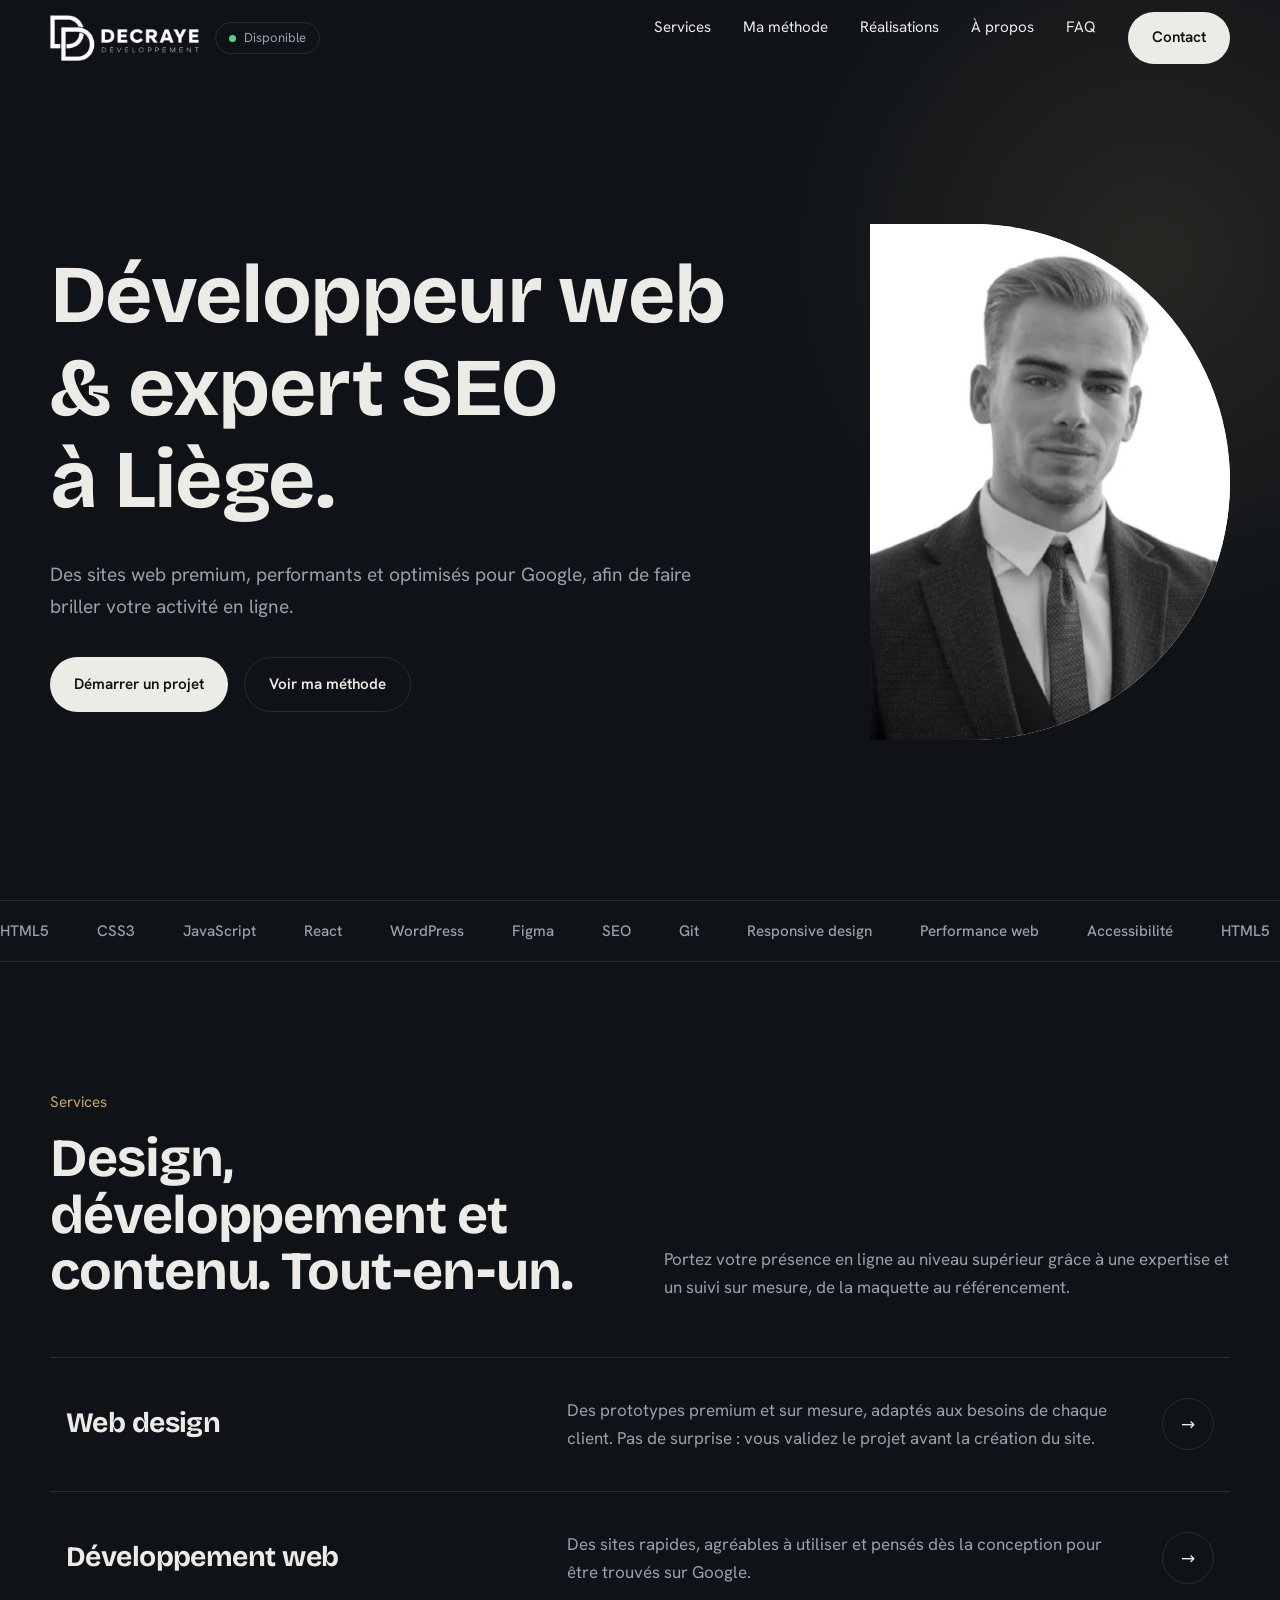
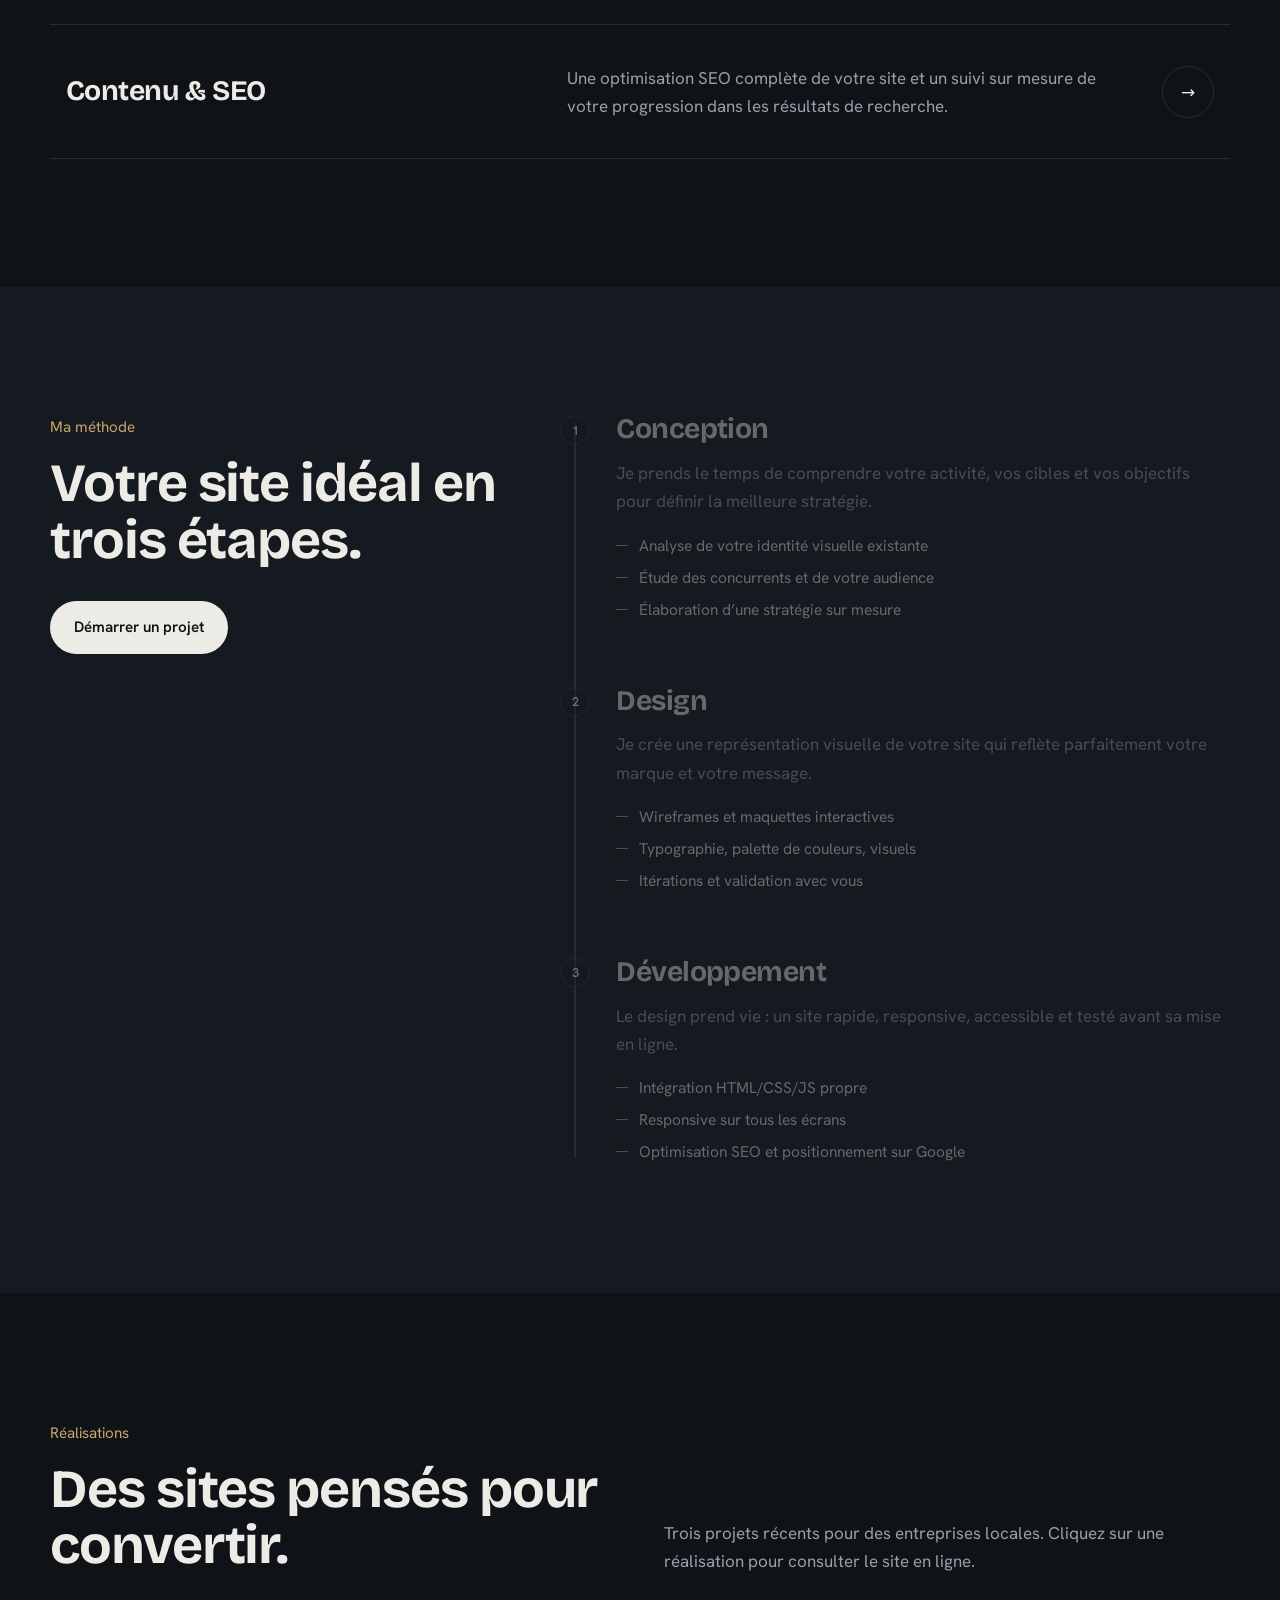
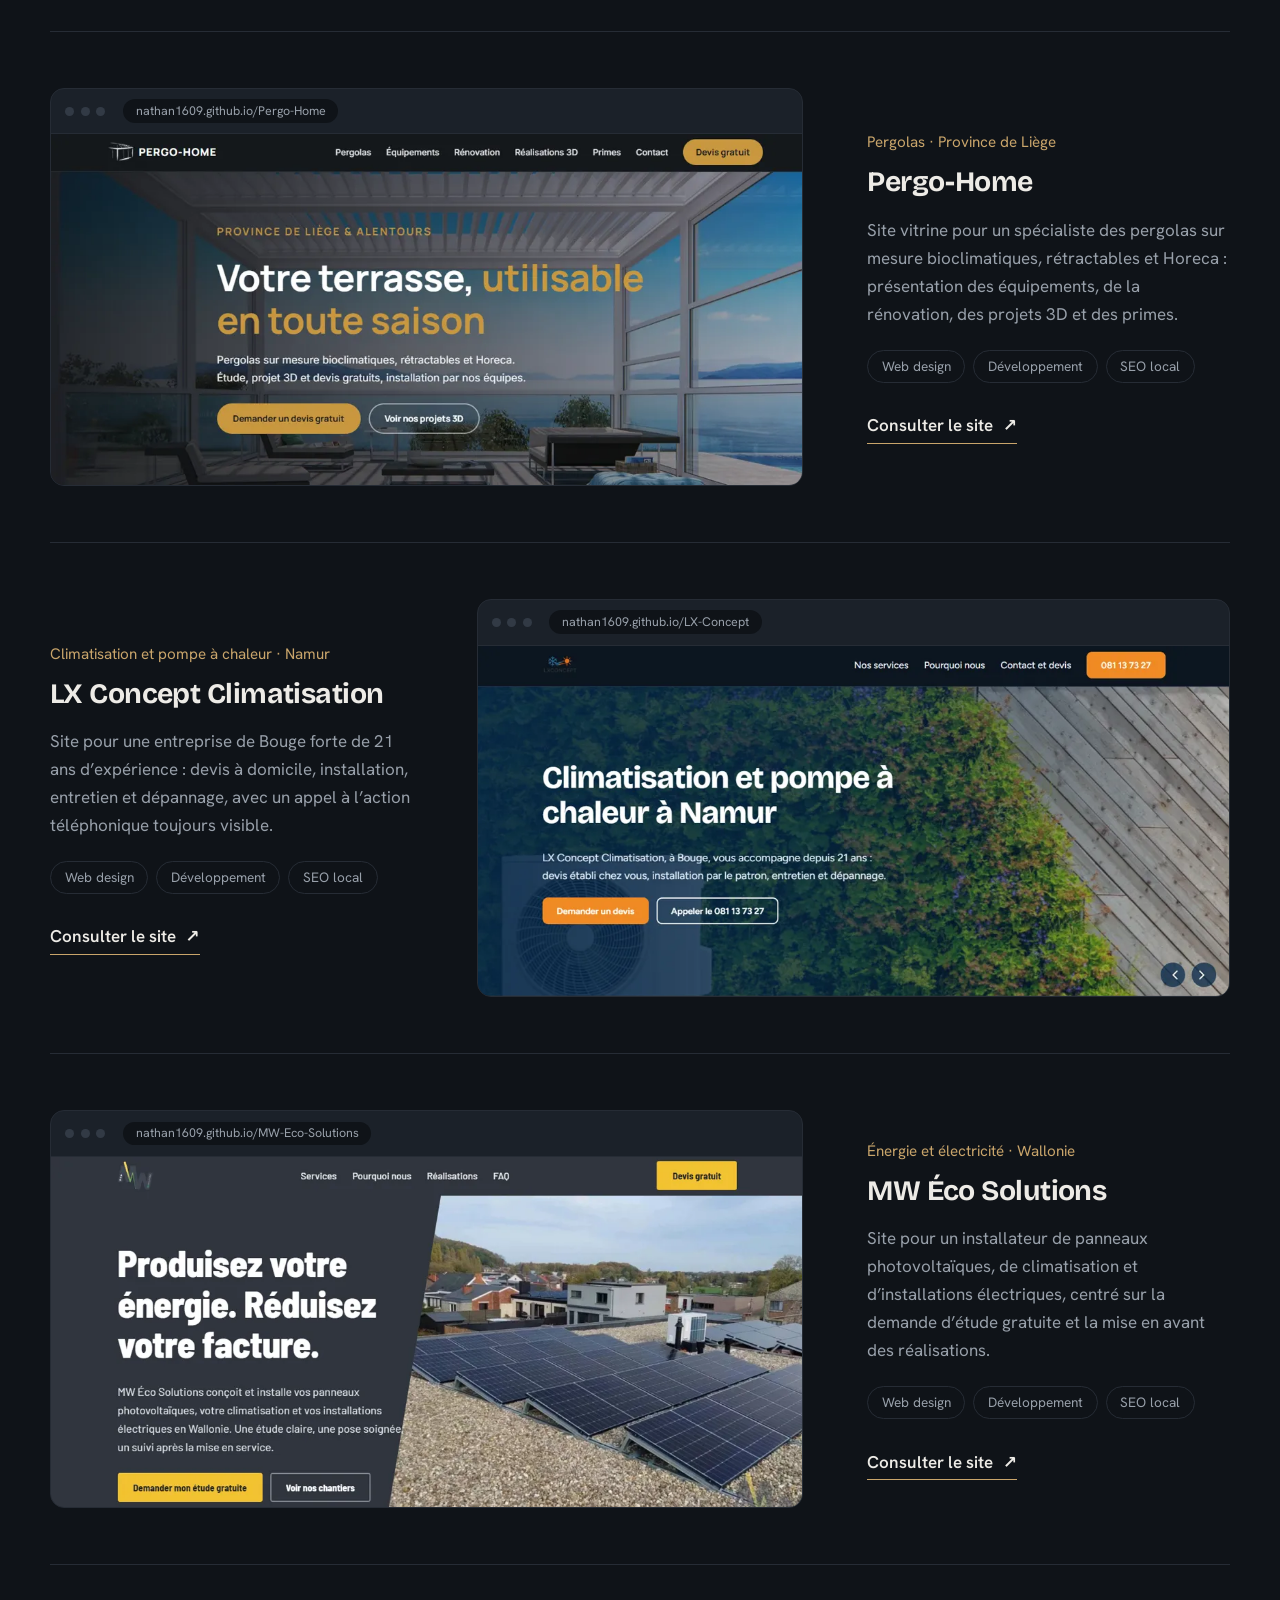
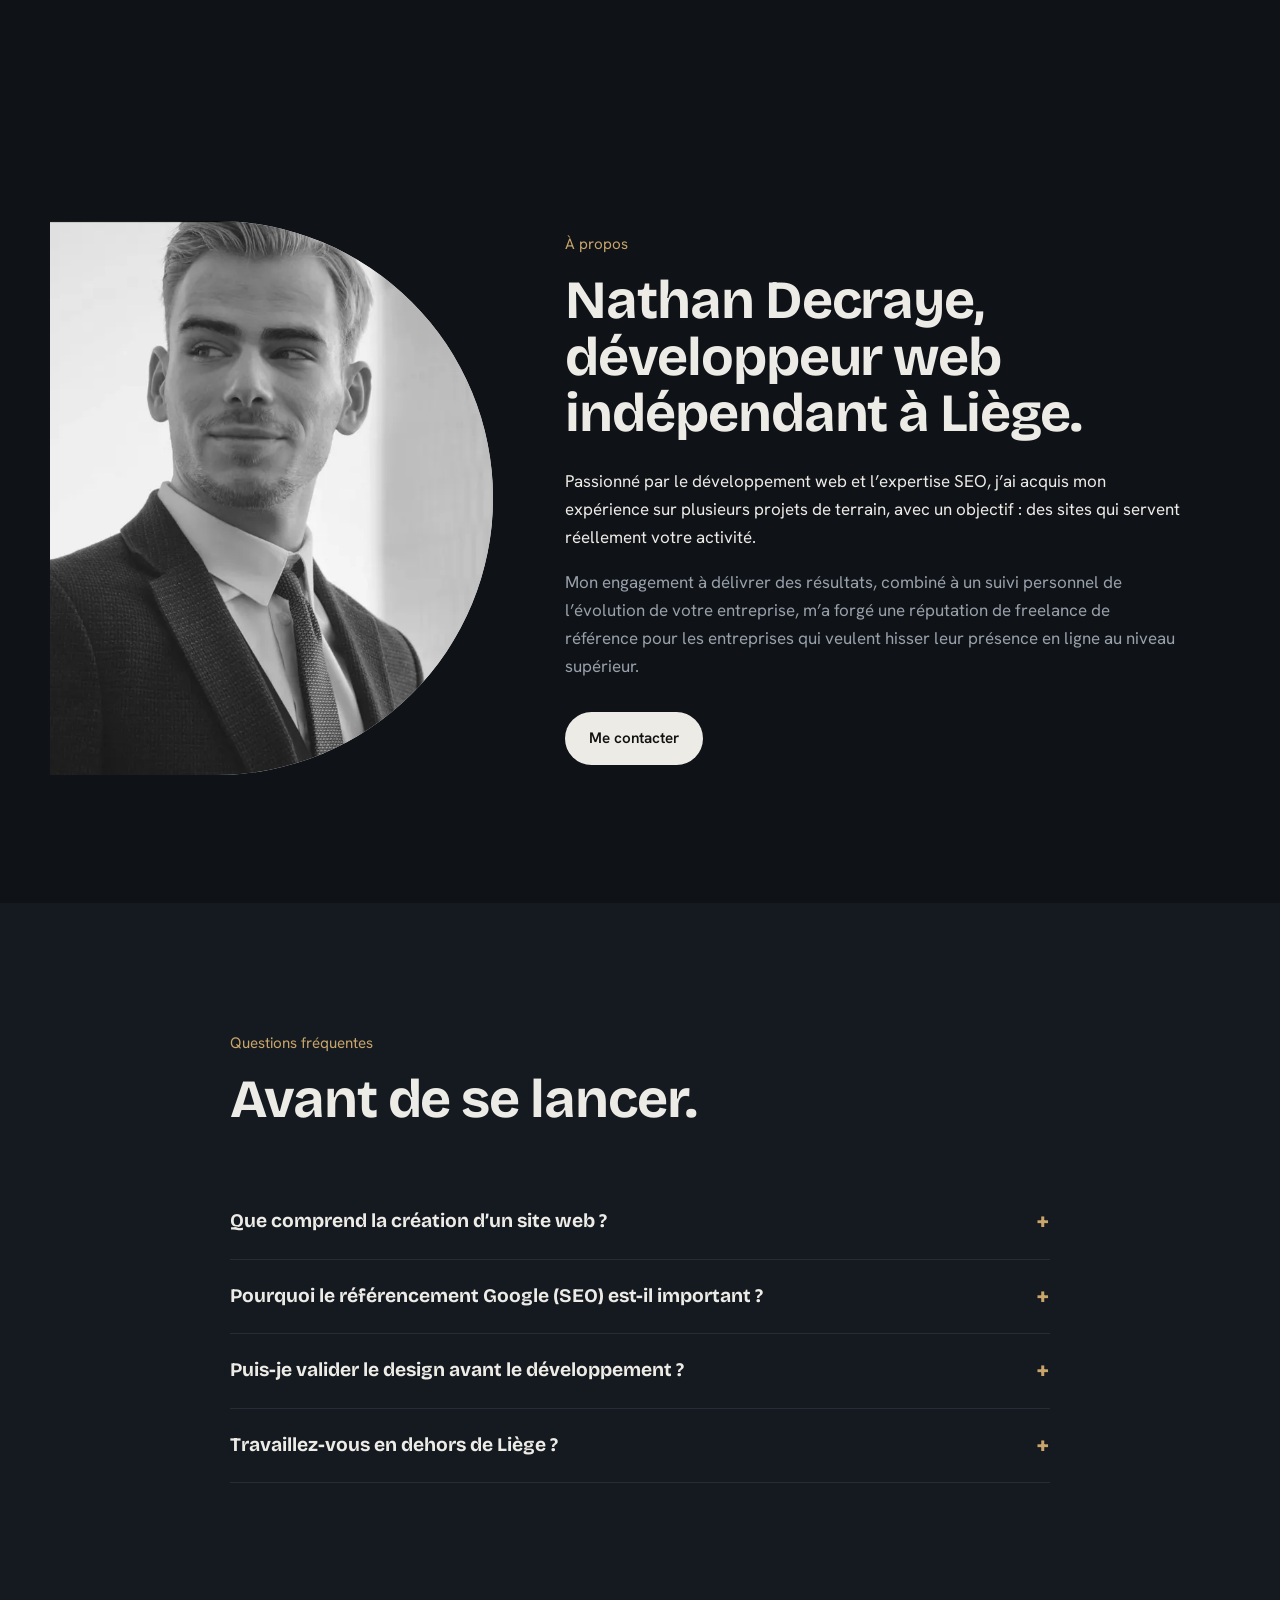
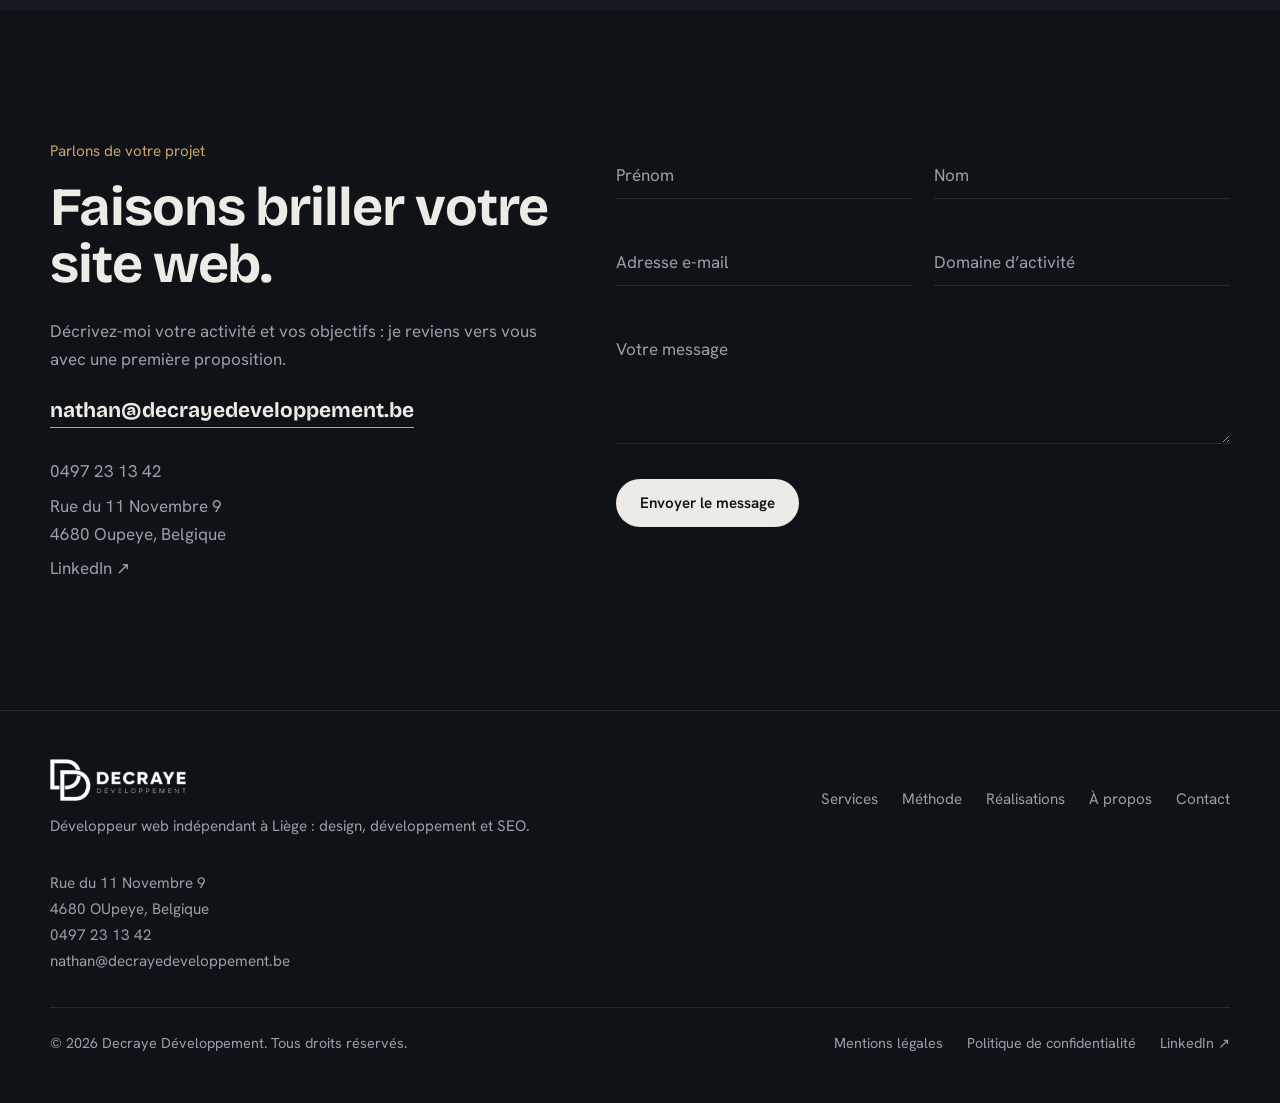
<file: index.html>
<!DOCTYPE html>
<html lang="fr-BE">
<head>
<meta charset="utf-8">
<meta name="viewport" content="width=device-width, initial-scale=1, viewport-fit=cover">
<title>Développeur web & expert SEO à Liège | Decraye Développement</title>
<meta name="description" content="Nathan Decraye, développeur web indépendant à Liège : création de site web sur mesure, design, développement et référencement Google (SEO) pour les entreprises de Wallonie.">
<meta name="robots" content="index, follow, max-image-preview:large">
<meta name="author" content="Nathan Decraye">
<meta name="theme-color" content="#0F1318">
<link rel="canonical" href="https://decrayedeveloppement.be/">
<link rel="alternate" hreflang="fr-be" href="https://decrayedeveloppement.be/">
<meta property="og:type" content="website">
<meta property="og:locale" content="fr_BE">
<meta property="og:site_name" content="Decraye Développement">
<meta property="og:title" content="Développeur web & expert SEO à Liège | Decraye Développement">
<meta property="og:description" content="Sites web premium, rapides et optimisés pour Google. Design, développement et SEO sur mesure à Liège.">
<meta property="og:url" content="https://decrayedeveloppement.be/">
<meta property="og:image" content="https://decrayedeveloppement.be/asset/img/og-image.jpg">
<meta property="og:image:width" content="1200"><meta property="og:image:height" content="630"><meta property="og:image:alt" content="Decraye Développement, développeur web et expert SEO à Liège">
<meta name="twitter:card" content="summary_large_image">
<meta name="twitter:image" content="https://decrayedeveloppement.be/asset/img/og-image.jpg">
<link rel="icon" href="/favicon.ico" sizes="48x48">
<link rel="icon" type="image/png" sizes="192x192" href="/asset/img/favicon-192.png">
<link rel="apple-touch-icon" href="/asset/img/apple-touch-icon.png">
<link rel="preload" href="asset/fonts/bricolage-grotesque.woff2" as="font" type="font/woff2" crossorigin>
<link rel="preload" href="asset/fonts/hanken-grotesk.woff2" as="font" type="font/woff2" crossorigin>
<link rel="preload" href="asset/img/nathan-decraye.webp" as="image" type="image/webp">
<link rel="stylesheet" href="asset/css/style.css">
<script type="application/ld+json">{"@context":"https://schema.org","@graph":[{"@type":"WebSite","@id":"https://decrayedeveloppement.be/#website","url":"https://decrayedeveloppement.be/","name":"Decraye Développement","inLanguage":"fr-BE","publisher":{"@id":"https://decrayedeveloppement.be/#business"}},{"@type":"ProfessionalService","@id":"https://decrayedeveloppement.be/#business","name":"Decraye Développement","url":"https://decrayedeveloppement.be/","logo":"https://decrayedeveloppement.be/asset/img/logo.png","image":"https://decrayedeveloppement.be/asset/img/og-image.jpg","email":"nathan@decrayedeveloppement.be","telephone":"+32497231342","description":"Développeur web indépendant à Liège : web design, développement de sites et référencement Google (SEO).","address":{"@type":"PostalAddress","streetAddress":"Rue du 11 Novembre 9","postalCode":"4680","addressLocality":"Oupeye","addressRegion":"Wallonie","addressCountry":"BE"},"areaServed":[{"@type":"City","name":"Liège"},{"@type":"AdministrativeArea","name":"Wallonie"}],"founder":{"@id":"https://decrayedeveloppement.be/#nathan"},"sameAs":["https://www.linkedin.com/in/nathan-decraye-4442543a9/"],"knowsAbout":["Création de site web","Web design","Référencement naturel (SEO)","WordPress","React"],"contactPoint":{"@type":"ContactPoint","telephone":"+32497231342","email":"nathan@decrayedeveloppement.be","contactType":"customer service","availableLanguage":"fr"},"hasOfferCatalog":{"@type":"OfferCatalog","name":"Services","itemListElement":[{"@type":"Offer","itemOffered":{"@type":"Service","name":"Web design"}},{"@type":"Offer","itemOffered":{"@type":"Service","name":"Développement web"}},{"@type":"Offer","itemOffered":{"@type":"Service","name":"Contenu & SEO"}}]}},{"@type":"Person","@id":"https://decrayedeveloppement.be/#nathan","name":"Nathan Decraye","jobTitle":"Développeur web & expert SEO","url":"https://decrayedeveloppement.be/","image":"https://decrayedeveloppement.be/asset/img/nathan-decraye-a-propos.webp","sameAs":["https://www.linkedin.com/in/nathan-decraye-4442543a9/"],"worksFor":{"@id":"https://decrayedeveloppement.be/#business"}}]}</script>
<script type="application/ld+json">{"@context":"https://schema.org","@type":"FAQPage","mainEntity":[{"@type":"Question","name":"Que comprend la création d’un site web ?","acceptedAnswer":{"@type":"Answer","text":"Une conception stratégique, une maquette design validée par vos soins, puis un développement rapide, responsive et optimisé SEO avant la mise en ligne."}},{"@type":"Question","name":"Pourquoi le référencement Google (SEO) est-il important ?","acceptedAnswer":{"@type":"Answer","text":"Le SEO rend votre site visible quand vos clients recherchent vos services. Il repose sur la structure technique, la vitesse et la qualité du contenu."}},{"@type":"Question","name":"Puis-je valider le design avant le développement ?","acceptedAnswer":{"@type":"Answer","text":"Oui. Vous validez la maquette avant la création du site, sans mauvaise surprise."}},{"@type":"Question","name":"Travaillez-vous en dehors de Liège ?","acceptedAnswer":{"@type":"Answer","text":"Basé à Liège, j’accompagne des entreprises de Wallonie et d’ailleurs, en rendez-vous ou à distance."}}]}</script>

</head>
<body>
<script>document.documentElement.classList.add('js')</script>
<a class="sr skip" href="#main">Aller au contenu</a>
<div id="bar" aria-hidden="true"></div>
<header id="top">
 <div class="wrap nav">
  <a class="brand" href="#accueil" aria-label="Decraye Développement, accueil"><img src="asset/img/logo.png" alt="Logo Decraye Développement" width="149" height="46"><span class="dispo"><i></i>Disponible</span></a>
  <nav id="nav" aria-label="Navigation principale">
   <ul>
    <li><a href="#services">Services</a></li><li><a href="#methode">Ma méthode</a></li><li><a href="#realisations">Réalisations</a></li><li><a href="#a-propos">À propos</a></li><li><a href="#faq">FAQ</a></li>
    <li><a class="btn" href="#contact"><span>Contact</span></a></li>
   </ul>
  </nav>
  <button id="burger" aria-expanded="false" aria-controls="nav">Menu</button>
 </div>
</header>

<main id="main">
<section class="hero" id="accueil" style="padding-bottom:4rem">
 <div class="wrap hgrid">
  <div>
   <h1><span class="ln" style="--i:0"><span>Développeur web</span></span><span class="ln" style="--i:1"><span>&amp; expert SEO</span></span><span class="ln" style="--i:2"><span>à Liège.</span></span></h1>
   <p class="lead">Des sites web premium, performants et optimisés pour Google, afin de faire briller votre activité en ligne.</p>
   <div class="cta"><a class="btn" href="#contact"><span>Démarrer un projet</span></a><a class="btn ghost" href="#methode"><span>Voir ma méthode</span></a></div>
  </div>
  <div class="d"><img src="asset/img/nathan-decraye.webp" alt="Nathan Decraye, développeur web et expert SEO à Liège" width="387" height="644" fetchpriority="high" id="portrait"></div>
 </div>
</section>
<div class="tech" role="group" aria-label="Technologies et outils maîtrisés"><div><div class="g"><b>HTML5</b><b>CSS3</b><b>JavaScript</b><b>React</b><b>WordPress</b><b>Figma</b><b>SEO</b><b>Git</b><b>Responsive design</b><b>Performance web</b><b>Accessibilité</b></div><div class="g" aria-hidden="true"><b>HTML5</b><b>CSS3</b><b>JavaScript</b><b>React</b><b>WordPress</b><b>Figma</b><b>SEO</b><b>Git</b><b>Responsive design</b><b>Performance web</b><b>Accessibilité</b></div></div></div>

<section id="services">
 <div class="wrap">
  <div class="head" data-r><div><span class="tag">Services</span><h2>Design, développement et contenu. Tout&#8209;en&#8209;un.</h2></div><p>Portez votre présence en ligne au niveau supérieur grâce à une expertise et un suivi sur mesure, de la maquette au référencement.</p></div>
  <ul class="rows">
   <li class="row" data-r><h3>Web design</h3><p>Des prototypes premium et sur mesure, adaptés aux besoins de chaque client. Pas de surprise : vous validez le projet avant la création du site.</p><span class="arr" aria-hidden="true">→</span></li>
   <li class="row" data-r style="--d:.1s"><h3>Développement web</h3><p>Des sites rapides, agréables à utiliser et pensés dès la conception pour être trouvés sur Google.</p><span class="arr" aria-hidden="true">→</span></li>
   <li class="row" data-r style="--d:.2s"><h3>Contenu &amp; SEO</h3><p>Une optimisation SEO complète de votre site et un suivi sur mesure de votre progression dans les résultats de recherche.</p><span class="arr" aria-hidden="true">→</span></li>
  </ul>
 </div>
</section>

<section id="methode" class="bg2">
 <div class="wrap mgrid">
  <div class="sticky" data-r><span class="tag">Ma méthode</span><h2>Votre site idéal en trois étapes.</h2><a class="btn" href="#contact"><span>Démarrer un projet</span></a></div>
  <div class="steps" id="steps">
   <article class="step"><h3>Conception</h3><p>Je prends le temps de comprendre votre activité, vos cibles et vos objectifs pour définir la meilleure stratégie.</p><ul><li>Analyse de votre identité visuelle existante</li><li>Étude des concurrents et de votre audience</li><li>Élaboration d’une stratégie sur mesure</li></ul></article>
   <article class="step"><h3>Design</h3><p>Je crée une représentation visuelle de votre site qui reflète parfaitement votre marque et votre message.</p><ul><li>Wireframes et maquettes interactives</li><li>Typographie, palette de couleurs, visuels</li><li>Itérations et validation avec vous</li></ul></article>
   <article class="step"><h3>Développement</h3><p>Le design prend vie : un site rapide, responsive, accessible et testé avant sa mise en ligne.</p><ul><li>Intégration HTML/CSS/JS propre</li><li>Responsive sur tous les écrans</li><li>Optimisation SEO et positionnement sur Google</li></ul></article>
  </div>
 </div>
</section>

<section id="realisations">
 <div class="wrap">
  <div class="head" data-r><div><span class="tag">Réalisations</span><h2>Des sites pensés pour convertir.</h2></div><p>Trois projets récents pour des entreprises locales. Cliquez sur une réalisation pour consulter le site en ligne.</p></div>
  <article class="proj" data-r><a class="shot" href="https://nathan1609.github.io/Pergo-Home/" target="_blank" rel="noopener" aria-label="Visiter le site Pergo-Home (nouvel onglet)"><div class="bar"><i></i><i></i><i></i><span>nathan1609.github.io/Pergo-Home</span></div><div class="view"><img src="asset/img/projet-pergo-home.webp" alt="Aperçu du site Pergo-Home : pergola bioclimatique sur terrasse avec vue sur la mer" width="1100" height="513" loading="lazy"><b aria-hidden="true"><em>Visiter le site ↗</em></b></div></a><div class="pi"><small>Pergolas · Province de Liège</small><h3>Pergo-Home</h3><p>Site vitrine pour un spécialiste des pergolas sur mesure bioclimatiques, rétractables et Horeca : présentation des équipements, de la rénovation, des projets 3D et des primes.</p><ul class="chips" aria-label="Prestations"><li>Web design</li><li>Développement</li><li>SEO local</li></ul><a class="lnk" href="https://nathan1609.github.io/Pergo-Home/" target="_blank" rel="noopener">Consulter le site <span aria-hidden="true">↗</span></a></div></article>
  <article class="proj rev" data-r><a class="shot" href="https://nathan1609.github.io/LX-Concept/" target="_blank" rel="noopener" aria-label="Visiter le site LX Concept Climatisation (nouvel onglet)"><div class="bar"><i></i><i></i><i></i><span>nathan1609.github.io/LX-Concept</span></div><div class="view"><img src="asset/img/projet-lx-concept.webp" alt="Aperçu du site LX Concept Climatisation : unité extérieure devant un mur végétal" width="1100" height="513" loading="lazy"><b aria-hidden="true"><em>Visiter le site ↗</em></b></div></a><div class="pi"><small>Climatisation et pompe à chaleur · Namur</small><h3>LX Concept Climatisation</h3><p>Site pour une entreprise de Bouge forte de 21 ans d’expérience : devis à domicile, installation, entretien et dépannage, avec un appel à l’action téléphonique toujours visible.</p><ul class="chips" aria-label="Prestations"><li>Web design</li><li>Développement</li><li>SEO local</li></ul><a class="lnk" href="https://nathan1609.github.io/LX-Concept/" target="_blank" rel="noopener">Consulter le site <span aria-hidden="true">↗</span></a></div></article>
  <article class="proj" data-r><a class="shot" href="https://nathan1609.github.io/MW-Eco-Solutions/" target="_blank" rel="noopener" aria-label="Visiter le site MW Éco Solutions (nouvel onglet)"><div class="bar"><i></i><i></i><i></i><span>nathan1609.github.io/MW-Eco-Solutions</span></div><div class="view"><img src="asset/img/projet-mw-eco-solutions.webp" alt="Aperçu du site MW Éco Solutions : panneaux photovoltaïques installés sur une toiture plate" width="1100" height="513" loading="lazy"><b aria-hidden="true"><em>Visiter le site ↗</em></b></div></a><div class="pi"><small>Énergie et électricité · Wallonie</small><h3>MW Éco Solutions</h3><p>Site pour un installateur de panneaux photovoltaïques, de climatisation et d’installations électriques, centré sur la demande d’étude gratuite et la mise en avant des réalisations.</p><ul class="chips" aria-label="Prestations"><li>Web design</li><li>Développement</li><li>SEO local</li></ul><a class="lnk" href="https://nathan1609.github.io/MW-Eco-Solutions/" target="_blank" rel="noopener">Consulter le site <span aria-hidden="true">↗</span></a></div></article>
 </div>
</section>

<section id="a-propos">
 <div class="wrap agrid">
  <div class="ph" data-r><img src="asset/img/nathan-decraye-a-propos.webp" alt="Portrait de Nathan Decraye, développeur web indépendant" width="800" height="794" loading="lazy"></div>
  <div data-r><span class="tag">À propos</span><h2>Nathan Decraye, développeur web indépendant à Liège.</h2>
   <p>Passionné par le développement web et l’expertise SEO, j’ai acquis mon expérience sur plusieurs projets de terrain, avec un objectif : des sites qui servent réellement votre activité.</p>
   <p>Mon engagement à délivrer des résultats, combiné à un suivi personnel de l’évolution de votre entreprise, m’a forgé une réputation de freelance de référence pour les entreprises qui veulent hisser leur présence en ligne au niveau supérieur.</p>
   <a class="btn" href="#contact"><span>Me contacter</span></a></div>
 </div>
</section>

<section id="faq" class="bg2">
 <div class="wrap faq">
  <div class="head" style="grid-template-columns:1fr" data-r><div><span class="tag">Questions fréquentes</span><h2>Avant de se lancer.</h2></div></div>
  <div data-r>
   <details><summary>Que comprend la création d’un site web ?</summary><p>Une conception stratégique, une maquette design validée par vos soins, puis un développement rapide, responsive et optimisé SEO avant la mise en ligne.</p></details>
   <details><summary>Pourquoi le référencement Google (SEO) est-il important ?</summary><p>Le SEO rend votre site visible quand vos clients recherchent vos services. Il repose sur la structure technique, la vitesse et la qualité du contenu.</p></details>
   <details><summary>Puis-je valider le design avant le développement ?</summary><p>Oui. Vous validez la maquette avant la création du site, sans mauvaise surprise.</p></details>
   <details><summary>Travaillez-vous en dehors de Liège ?</summary><p>Basé à Liège, j’accompagne des entreprises de Wallonie et d’ailleurs, en rendez-vous ou à distance.</p></details>
  </div>
 </div>
</section>

<section id="contact">
 <div class="wrap cgrid">
  <div data-r><span class="tag">Parlons de votre projet</span><h2>Faisons briller votre site web.</h2><p>Décrivez-moi votre activité et vos objectifs : je reviens vers vous avec une première proposition.</p><a class="mail" href="mailto:nathan@decrayedeveloppement.be">nathan@decrayedeveloppement.be</a>
   <address class="coord"><a href="tel:+32497231342">0497 23 13 42</a><span>Rue du 11 Novembre 9<br>4680 Oupeye, Belgique</span><a href="https://www.linkedin.com/in/nathan-decraye-4442543a9/" target="_blank" rel="me noopener">LinkedIn ↗</a></address></div>
  <form id="form" data-r style="--d:.1s" novalidate>
   <div class="f"><input id="p" name="prenom" placeholder=" " required autocomplete="given-name"><label for="p">Prénom</label></div>
   <div class="f"><input id="n" name="nom" placeholder=" " required autocomplete="family-name"><label for="n">Nom</label></div>
   <div class="f"><input id="e" name="email" type="email" placeholder=" " required autocomplete="email"><label for="e">Adresse e-mail</label></div>
   <div class="f"><input id="a" name="activite" placeholder=" "><label for="a">Domaine d’activité</label></div>
   <div class="f w"><textarea id="m" name="message" placeholder=" " required></textarea><label for="m">Votre message</label></div>
   <div class="f w"><button class="btn" type="submit"><span>Envoyer le message</span></button></div>
   <p id="msg" role="status" aria-live="polite"></p>
  </form>
 </div>
</section>
</main>

<footer>
 <div class="wrap fg">
  <div><img src="asset/img/logo.png" alt="Decraye Développement" width="136" height="42" loading="lazy"><p>Développeur web indépendant à Liège : design, développement et SEO.</p></div>
  <ul aria-label="Pied de page"><li><a href="#services">Services</a></li><li><a href="#methode">Méthode</a></li><li><a href="#realisations">Réalisations</a></li><li><a href="#a-propos">À propos</a></li><li><a href="#contact">Contact</a></li></ul>
  <address class="fa">Rue du 11 Novembre 9<br>4680 OUpeye, Belgique<br><a href="tel:+32497231342">0497 23 13 42</a><br><a href="mailto:nathan@decrayedeveloppement.be">nathan@decrayedeveloppement.be</a></address>
  <div class="fb"><p>© <span id="y">2026</span> Decraye Développement. Tous droits réservés.</p><ul><li><a href="mentions-legales.html" data-legal="ment">Mentions légales</a></li><li><a href="politique-de-confidentialite.html" data-legal="priv">Politique de confidentialité</a></li><li><a href="https://www.linkedin.com/in/nathan-decraye-4442543a9/" target="_blank" rel="me noopener">LinkedIn ↗</a></li></ul></div>
 </div>
</footer>

<script src="asset/js/main.js" defer></script>
</body>
</html>
</file>
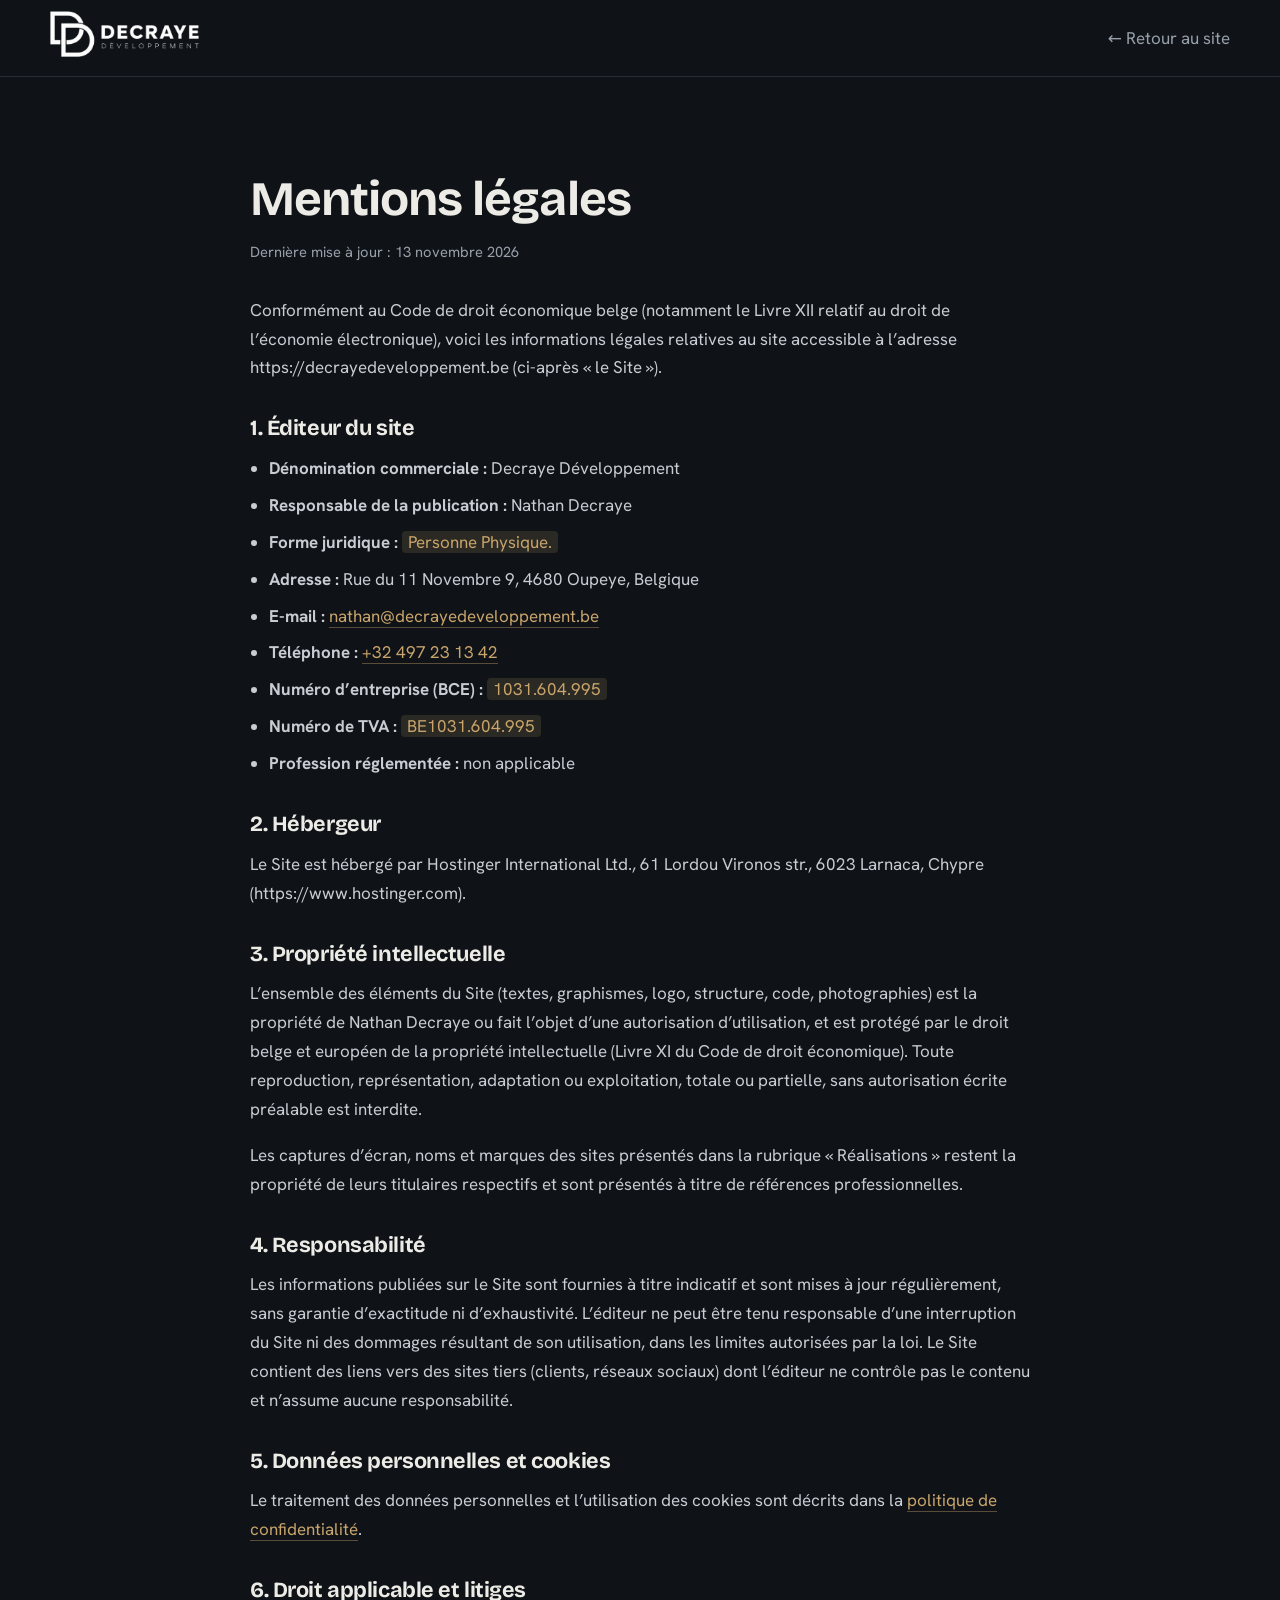
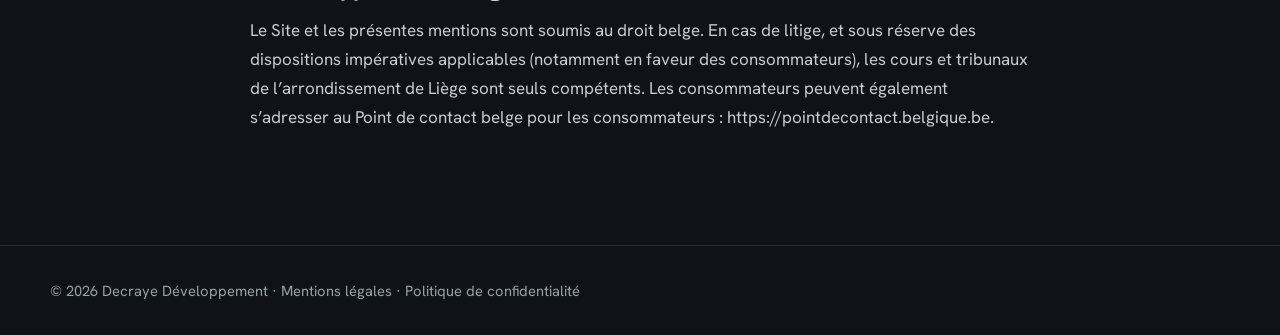
<file: mentions-legales.html>
<!DOCTYPE html>
<html lang="fr-BE"><head><meta charset="utf-8"><meta name="viewport" content="width=device-width, initial-scale=1">
<title>Mentions légales | Decraye Développement</title><meta name="description" content="Mentions légales du site Decraye Développement, développeur web indépendant à Liège.">
<meta name="robots" content="index, follow"><meta name="theme-color" content="#0F1318">
<link rel="canonical" href="https://decrayedeveloppement.be/mentions-legales.html">
<link rel="icon" href="/favicon.ico" sizes="48x48"><link rel="icon" type="image/png" sizes="192x192" href="/asset/img/favicon-192.png"><link rel="apple-touch-icon" href="/asset/img/apple-touch-icon.png">
<link rel="preload" href="asset/fonts/hanken-grotesk.woff2" as="font" type="font/woff2" crossorigin>
<link rel="stylesheet" href="asset/css/legal.css"></head><body>
<header class="top"><div class="wrap"><a href="/" aria-label="Decraye Développement, accueil"><img src="asset/img/logo.png" alt="Logo Decraye Développement" width="149" height="46"></a><a class="back" href="/">← Retour au site</a></div></header>
<main><div class="wrap"><article class="ld"><h1 class="lt">Mentions légales</h1>
<p class="up">Dernière mise à jour : 13 novembre 2026</p>
<p>Conformément au Code de droit économique belge (notamment le Livre XII relatif au droit de l’économie électronique), voici les informations légales relatives au site accessible à l’adresse https://decrayedeveloppement.be (ci-après « le Site »).</p>
<h2 class="ls">1. Éditeur du site</h2>
<ul>
<li><strong>Dénomination commerciale :</strong> Decraye Développement</li>
<li><strong>Responsable de la publication :</strong> Nathan Decraye</li>
<li><strong>Forme juridique :</strong> <span class="todo">Personne Physique.</span></li>
<li><strong>Adresse :</strong> Rue du 11 Novembre 9, 4680 Oupeye, Belgique</li>
<li><strong>E-mail :</strong> <a href="mailto:nathan@decrayedeveloppement.be">nathan@decrayedeveloppement.be</a></li>
<li><strong>Téléphone :</strong> <a href="tel:+32497231342">+32 497 23 13 42</a></li>
<li><strong>Numéro d’entreprise (BCE) :</strong> <span class="todo">1031.604.995</span></li>
<li><strong>Numéro de TVA :</strong> <span class="todo">BE1031.604.995</span></li>
<li><strong>Profession réglementée :</strong> non applicable</li>
</ul>
<h2 class="ls">2. Hébergeur</h2>
<p>Le Site est hébergé par Hostinger International Ltd., 61 Lordou Vironos str., 6023 Larnaca, Chypre (https://www.hostinger.com).</p>
<h2 class="ls">3. Propriété intellectuelle</h2>
<p>L’ensemble des éléments du Site (textes, graphismes, logo, structure, code, photographies) est la propriété de Nathan Decraye ou fait l’objet d’une autorisation d’utilisation, et est protégé par le droit belge et européen de la propriété intellectuelle (Livre XI du Code de droit économique). Toute reproduction, représentation, adaptation ou exploitation, totale ou partielle, sans autorisation écrite préalable est interdite.</p>
<p>Les captures d’écran, noms et marques des sites présentés dans la rubrique « Réalisations » restent la propriété de leurs titulaires respectifs et sont présentés à titre de références professionnelles.</p>
<h2 class="ls">4. Responsabilité</h2>
<p>Les informations publiées sur le Site sont fournies à titre indicatif et sont mises à jour régulièrement, sans garantie d’exactitude ni d’exhaustivité. L’éditeur ne peut être tenu responsable d’une interruption du Site ni des dommages résultant de son utilisation, dans les limites autorisées par la loi. Le Site contient des liens vers des sites tiers (clients, réseaux sociaux) dont l’éditeur ne contrôle pas le contenu et n’assume aucune responsabilité.</p>
<h2 class="ls">5. Données personnelles et cookies</h2>
<p>Le traitement des données personnelles et l’utilisation des cookies sont décrits dans la <a href="politique-de-confidentialite.html" data-legal="priv">politique de confidentialité</a>.</p>
<h2 class="ls">6. Droit applicable et litiges</h2>
<p>Le Site et les présentes mentions sont soumis au droit belge. En cas de litige, et sous réserve des dispositions impératives applicables (notamment en faveur des consommateurs), les cours et tribunaux de l’arrondissement de Liège sont seuls compétents. Les consommateurs peuvent également s’adresser au Point de contact belge pour les consommateurs : https://pointdecontact.belgique.be.</p></article></div></main>
<footer><div class="wrap">© 2026 Decraye Développement · <a href="mentions-legales.html">Mentions légales</a> · <a href="politique-de-confidentialite.html">Politique de confidentialité</a></div></footer></body></html>
</file>
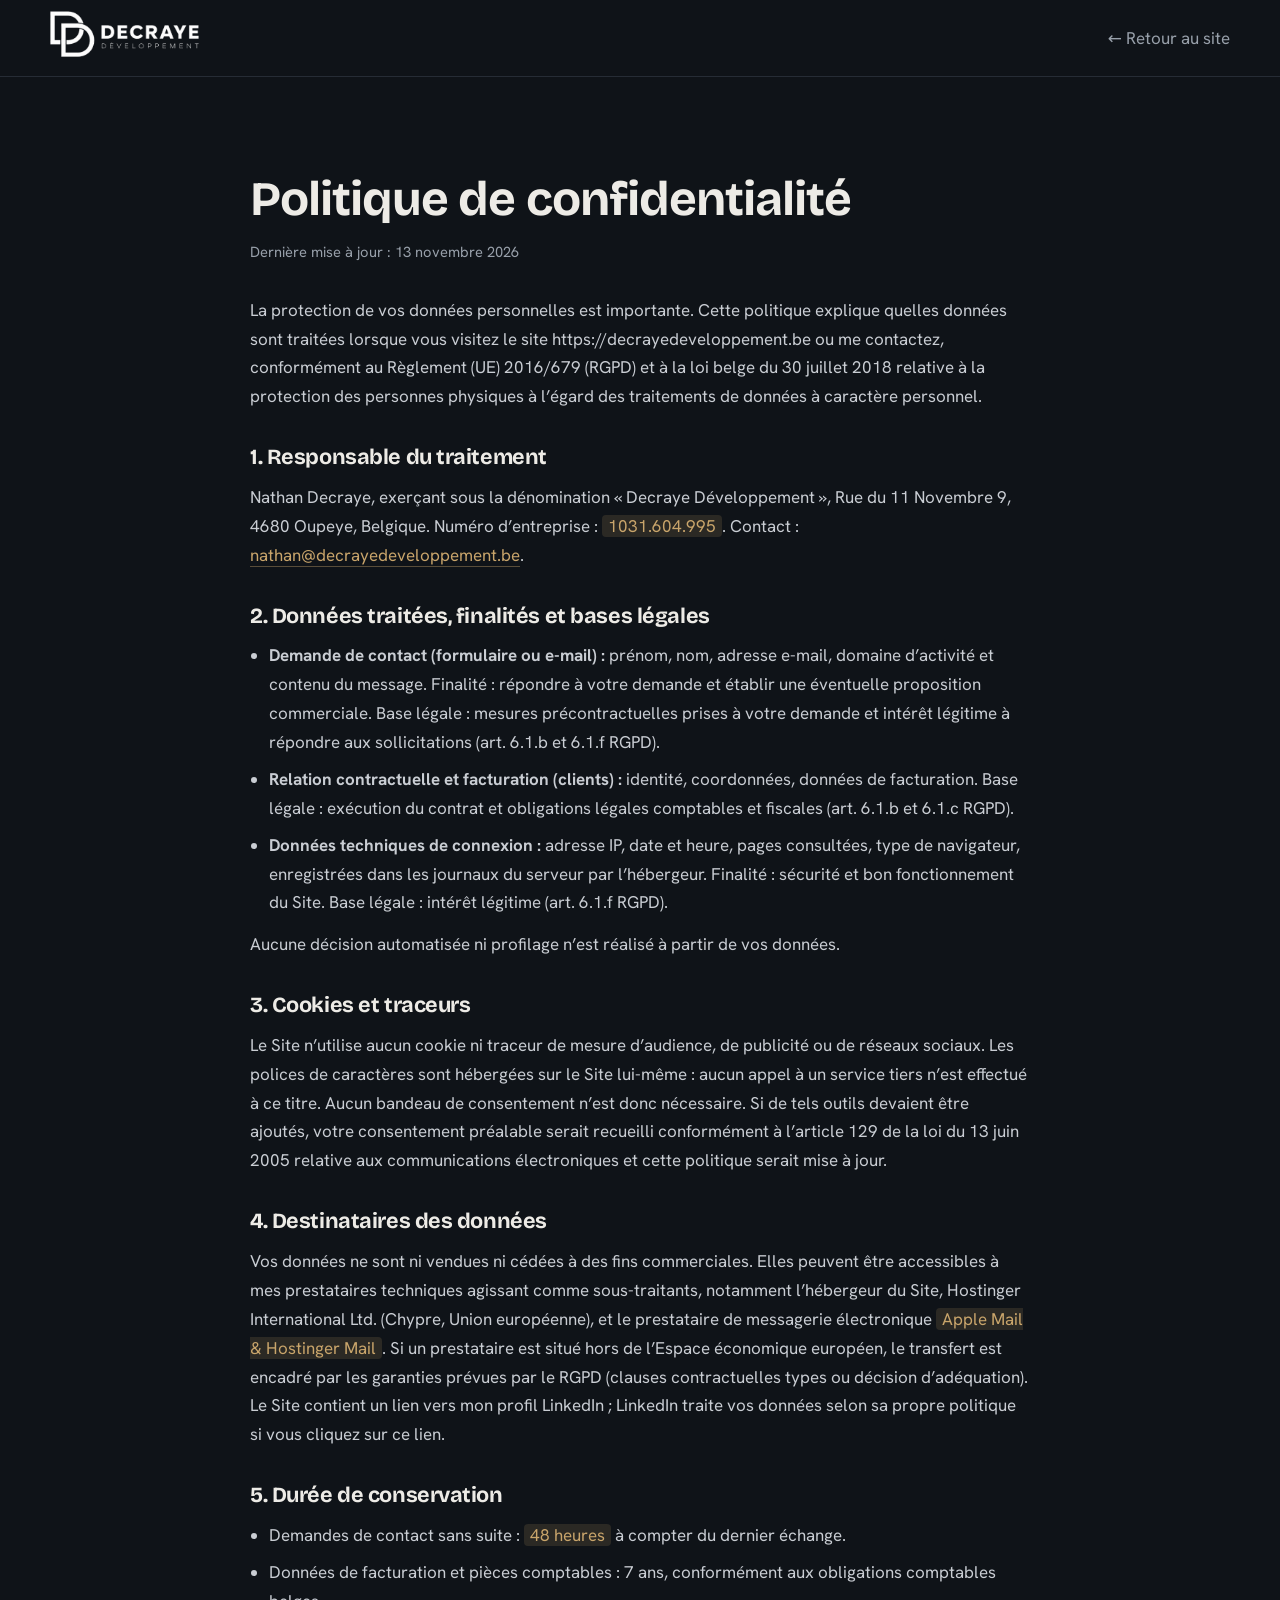
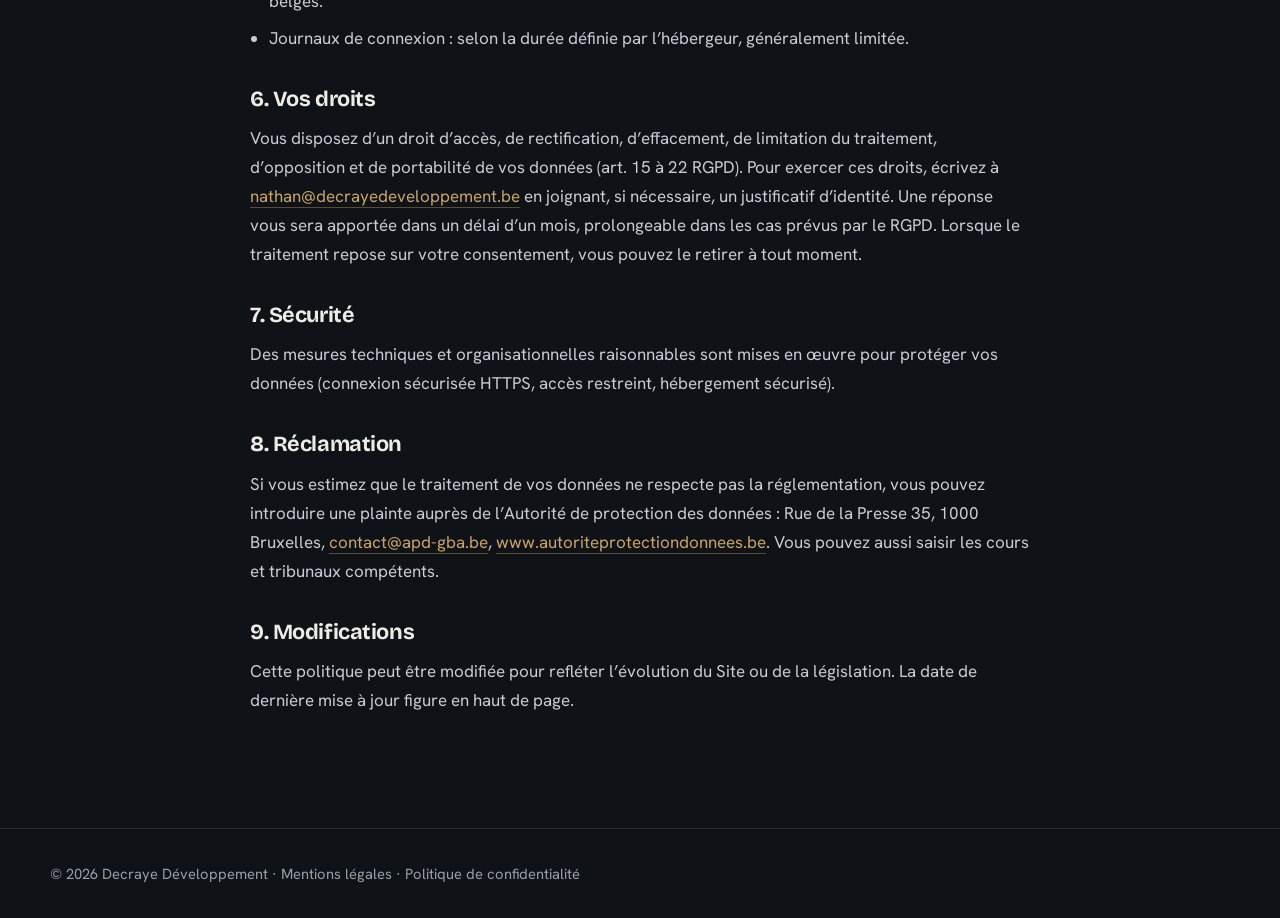
<file: politique-de-confidentialite.html>
<!DOCTYPE html>
<html lang="fr-BE"><head><meta charset="utf-8"><meta name="viewport" content="width=device-width, initial-scale=1">
<title>Politique de confidentialité | Decraye Développement</title><meta name="description" content="Politique de confidentialité et protection des données (RGPD) du site Decraye Développement.">
<meta name="robots" content="index, follow"><meta name="theme-color" content="#0F1318">
<link rel="canonical" href="https://decrayedeveloppement.be/politique-de-confidentialite.html">
<link rel="icon" href="/favicon.ico" sizes="48x48"><link rel="icon" type="image/png" sizes="192x192" href="/asset/img/favicon-192.png"><link rel="apple-touch-icon" href="/asset/img/apple-touch-icon.png">
<link rel="preload" href="asset/fonts/hanken-grotesk.woff2" as="font" type="font/woff2" crossorigin>
<link rel="stylesheet" href="asset/css/legal.css"></head><body>
<header class="top"><div class="wrap"><a href="/" aria-label="Decraye Développement, accueil"><img src="asset/img/logo.png" alt="Logo Decraye Développement" width="149" height="46"></a><a class="back" href="/">← Retour au site</a></div></header>
<main><div class="wrap"><article class="ld"><h1 class="lt">Politique de confidentialité</h1>
<p class="up">Dernière mise à jour : 13 novembre 2026</p>
<p>La protection de vos données personnelles est importante. Cette politique explique quelles données sont traitées lorsque vous visitez le site https://decrayedeveloppement.be ou me contactez, conformément au Règlement (UE) 2016/679 (RGPD) et à la loi belge du 30 juillet 2018 relative à la protection des personnes physiques à l’égard des traitements de données à caractère personnel.</p>
<h2 class="ls">1. Responsable du traitement</h2>
<p>Nathan Decraye, exerçant sous la dénomination « Decraye Développement », Rue du 11 Novembre 9, 4680 Oupeye, Belgique. Numéro d’entreprise : <span class="todo">1031.604.995</span>. Contact : <a href="mailto:nathan@decrayedeveloppement.be">nathan@decrayedeveloppement.be</a>.</p>
<h2 class="ls">2. Données traitées, finalités et bases légales</h2>
<ul>
<li><strong>Demande de contact (formulaire ou e-mail) :</strong> prénom, nom, adresse e-mail, domaine d’activité et contenu du message. Finalité : répondre à votre demande et établir une éventuelle proposition commerciale. Base légale : mesures précontractuelles prises à votre demande et intérêt légitime à répondre aux sollicitations (art. 6.1.b et 6.1.f RGPD).</li>
<li><strong>Relation contractuelle et facturation (clients) :</strong> identité, coordonnées, données de facturation. Base légale : exécution du contrat et obligations légales comptables et fiscales (art. 6.1.b et 6.1.c RGPD).</li>
<li><strong>Données techniques de connexion :</strong> adresse IP, date et heure, pages consultées, type de navigateur, enregistrées dans les journaux du serveur par l’hébergeur. Finalité : sécurité et bon fonctionnement du Site. Base légale : intérêt légitime (art. 6.1.f RGPD).</li>
</ul>
<p>Aucune décision automatisée ni profilage n’est réalisé à partir de vos données.</p>
<h2 class="ls">3. Cookies et traceurs</h2>
<p>Le Site n’utilise aucun cookie ni traceur de mesure d’audience, de publicité ou de réseaux sociaux. Les polices de caractères sont hébergées sur le Site lui-même : aucun appel à un service tiers n’est effectué à ce titre. Aucun bandeau de consentement n’est donc nécessaire. Si de tels outils devaient être ajoutés, votre consentement préalable serait recueilli conformément à l’article 129 de la loi du 13 juin 2005 relative aux communications électroniques et cette politique serait mise à jour.</p>
<h2 class="ls">4. Destinataires des données</h2>
<p>Vos données ne sont ni vendues ni cédées à des fins commerciales. Elles peuvent être accessibles à mes prestataires techniques agissant comme sous-traitants, notamment l’hébergeur du Site, Hostinger International Ltd. (Chypre, Union européenne), et le prestataire de messagerie électronique <span class="todo">Apple Mail & Hostinger Mail</span>. Si un prestataire est situé hors de l’Espace économique européen, le transfert est encadré par les garanties prévues par le RGPD (clauses contractuelles types ou décision d’adéquation). Le Site contient un lien vers mon profil LinkedIn ; LinkedIn traite vos données selon sa propre politique si vous cliquez sur ce lien.</p>
<h2 class="ls">5. Durée de conservation</h2>
<ul>
<li>Demandes de contact sans suite : <span class="todo">48 heures</span> à compter du dernier échange.</li>
<li>Données de facturation et pièces comptables : 7 ans, conformément aux obligations comptables belges.</li>
<li>Journaux de connexion : selon la durée définie par l’hébergeur, généralement limitée.</li>
</ul>
<h2 class="ls">6. Vos droits</h2>
<p>Vous disposez d’un droit d’accès, de rectification, d’effacement, de limitation du traitement, d’opposition et de portabilité de vos données (art. 15 à 22 RGPD). Pour exercer ces droits, écrivez à <a href="mailto:nathan@decrayedeveloppement.be">nathan@decrayedeveloppement.be</a> en joignant, si nécessaire, un justificatif d’identité. Une réponse vous sera apportée dans un délai d’un mois, prolongeable dans les cas prévus par le RGPD. Lorsque le traitement repose sur votre consentement, vous pouvez le retirer à tout moment.</p>
<h2 class="ls">7. Sécurité</h2>
<p>Des mesures techniques et organisationnelles raisonnables sont mises en œuvre pour protéger vos données (connexion sécurisée HTTPS, accès restreint, hébergement sécurisé).</p>
<h2 class="ls">8. Réclamation</h2>
<p>Si vous estimez que le traitement de vos données ne respecte pas la réglementation, vous pouvez introduire une plainte auprès de l’Autorité de protection des données : Rue de la Presse 35, 1000 Bruxelles, <a href="mailto:contact@apd-gba.be">contact@apd-gba.be</a>, <a href="https://www.autoriteprotectiondonnees.be" target="_blank" rel="noopener">www.autoriteprotectiondonnees.be</a>. Vous pouvez aussi saisir les cours et tribunaux compétents.</p>
<h2 class="ls">9. Modifications</h2>
<p>Cette politique peut être modifiée pour refléter l’évolution du Site ou de la législation. La date de dernière mise à jour figure en haut de page.</p></article></div></main>
<footer><div class="wrap">© 2026 Decraye Développement · <a href="mentions-legales.html">Mentions légales</a> · <a href="politique-de-confidentialite.html">Politique de confidentialité</a></div></footer></body></html>
</file>
<file: asset/css/style.css>
/* Decraye Développement — feuille de style principale */
@font-face {
  font-family: "Bricolage Grotesque";
  src: url(../fonts/bricolage-grotesque.woff2) format("woff2");
  font-weight: 200 800;
  font-style: normal;
  font-display: swap
}

@font-face {
  font-family: "Hanken Grotesk";
  src: url(../fonts/hanken-grotesk.woff2) format("woff2");
  font-weight: 100 900;
  font-style: normal;
  font-display: swap
}

:root {
  --bg: #0F1318;
  --bg2: #151A21;
  --ink: #EDEBE6;
  --mute: #98A0AA;
  --line: #262C35;
  --brass: #C9A56B;
  --ease: cubic-bezier(.2, .7, .2, 1);
  color-scheme: dark;
  box-sizing: border-box;
  padding-top: env(safe-area-inset-top, 0px);
  padding-bottom: env(safe-area-inset-bottom, 0px)
}

*,
*::before,
*::after {
  box-sizing: inherit
}

html {
  scroll-behavior: smooth;
  scroll-padding-top: 90px
}

body {
  margin: 0;
  background: var(--bg);
  color: var(--ink);
  font: 400 1.0625rem/1.65 "Hanken Grotesk", system-ui, sans-serif;
  -webkit-font-smoothing: antialiased;
  overflow-x: hidden
}

h1,
h2,
h3 {
  font-family: "Bricolage Grotesque", system-ui, sans-serif;
  font-weight: 700;
  line-height: 1.05;
  letter-spacing: -.02em;
  margin: 0
}

h1 {
  font-size: clamp(2.6rem, 6.4vw, 5.6rem)
}

h2 {
  font-size: clamp(2rem, 4.2vw, 3.5rem)
}

h3 {
  font-size: clamp(1.4rem, 2.2vw, 2rem)
}

p {
  margin: 0;
  max-width: 62ch
}

a {
  color: inherit;
  text-decoration: none
}

img {
  max-width: 100%;
  display: block
}

.wrap {
  width: min(1180px, 100% - 2.5rem);
  margin-inline: auto
}

section {
  padding: clamp(4.5rem, 10vw, 8.5rem) 0
}

:focus-visible {
  outline: 2px solid var(--brass);
  outline-offset: 4px
}

.sr {
  position: absolute;
  left: -9999px
}

.skip:focus {
  left: 1rem;
  top: 1rem;
  background: var(--brass);
  color: #111;
  padding: .5rem 1rem;
  z-index: 99
}

#bar {
  position: fixed;
  left: 0;
  top: 0;
  height: 3px;
  width: 100%;
  background: var(--brass);
  transform: scaleX(var(--sp, 0));
  transform-origin: 0 50%;
  z-index: 60
}

header {
  position: fixed;
  inset: 0 0 auto;
  z-index: 50;
  padding-top: env(safe-area-inset-top, 0px);
  transition: transform .45s var(--ease), background .3s, border-color .3s;
  border-bottom: 1px solid transparent
}

header.solid {
  background: rgba(15, 19, 24, .82);
  backdrop-filter: blur(14px);
  border-color: var(--line)
}

header.hide {
  transform: translateY(-110%)
}

.nav {
  display: flex;
  align-items: center;
  justify-content: space-between;
  height: 76px;
  gap: 1.5rem
}

.brand {
  display: flex;
  align-items: center;
  gap: 1rem
}

.brand img {
  height: 46px;
  width: auto
}

.dispo {
  display: flex;
  align-items: center;
  gap: .5rem;
  font-size: .82rem;
  color: var(--mute);
  border: 1px solid var(--line);
  border-radius: 99px;
  padding: .25rem .8rem
}

.dispo i {
  width: 7px;
  height: 7px;
  border-radius: 50%;
  background: #5BD08A;
  box-shadow: 0 0 0 0 #5BD08A88;
  animation: pulse 2.2s infinite
}

@keyframes pulse {
  70% {
    box-shadow: 0 0 0 9px #5BD08A00
  }

  100% {
    box-shadow: 0 0 0 0 #5BD08A00
  }
}

nav ul {
  display: flex;
  gap: 2rem;
  list-style: none;
  margin: 0;
  padding: 0
}

nav a:not(.btn) {
  position: relative;
  font-size: .95rem;
  padding: .3rem 0
}

nav a:not(.btn)::after {
  content: "";
  position: absolute;
  left: 0;
  bottom: 0;
  width: 100%;
  height: 1px;
  background: var(--brass);
  transform: scaleX(0);
  transform-origin: right;
  transition: transform .4s var(--ease)
}

nav a:not(.btn):hover::after,
nav a.act::after {
  transform: scaleX(1);
  transform-origin: left
}

.btn {
  display: inline-flex;
  align-items: center;
  gap: .6rem;
  background: var(--ink);
  color: #111;
  font-weight: 600;
  font-size: .95rem;
  padding: .85rem 1.5rem;
  border-radius: 99px;
  border: 0;
  cursor: pointer;
  position: relative;
  overflow: hidden;
  transition: transform .25s var(--ease), color .3s;
  font-family: inherit
}

.btn::before {
  content: "";
  position: absolute;
  inset: 0;
  background: var(--brass);
  transform: translateY(101%);
  transition: transform .45s var(--ease)
}

.btn:hover::before {
  transform: none
}

.btn span {
  position: relative
}

.btn.ghost {
  background: transparent;
  color: var(--ink);
  border: 1px solid var(--line)
}

.btn.ghost:hover {
  color: #111;
  border-color: var(--brass)
}

#burger {
  display: none;
  background: none;
  border: 1px solid var(--line);
  color: var(--ink);
  border-radius: 8px;
  padding: .5rem .8rem;
  font: inherit;
  cursor: pointer
}

/* hero */
.hero {
  min-height: 100svh;
  display: flex;
  align-items: center;
  padding: 8rem 0 4rem;
  position: relative
}

.hero::before {
  content: "";
  position: absolute;
  width: 60vw;
  height: 60vw;
  right: -20vw;
  top: -10vw;
  background: radial-gradient(closest-side, #C9A56B22, transparent);
  pointer-events: none
}

.hgrid {
  display: grid;
  grid-template-columns: 1.25fr .75fr;
  gap: 3rem;
  align-items: center
}

.ln {
  display: block;
  overflow: hidden;
  padding-bottom: .08em
}

.ln>span {
  display: block;
  transform: translateY(110%);
  animation: up 1s var(--ease) forwards;
  animation-delay: calc(.15s + var(--i)*.12s)
}

@keyframes up {
  to {
    transform: none
  }
}

.hero p.lead {
  margin: 1.8rem 0 2.2rem;
  font-size: 1.2rem;
  color: var(--mute);
  opacity: 0;
  animation: fade .9s .75s forwards
}

.cta {
  display: flex;
  gap: 1rem;
  flex-wrap: wrap;
  opacity: 0;
  animation: fade .9s .9s forwards
}

@keyframes fade {
  to {
    opacity: 1
  }
}

.d {
  width: min(100%, 360px);
  margin-left: auto;
  aspect-ratio: 3/4.3;
  background: #fff;
  border-radius: 0 999px 999px 0;
  overflow: hidden;
  position: relative;
  clip-path: inset(0 100% 0 0);
  animation: wipe 1.3s .3s var(--ease) forwards
}

@keyframes wipe {
  to {
    clip-path: inset(0 0 0 0)
  }
}

.d img {
  width: 100%;
  height: 112%;
  object-fit: cover;
  object-position: 50% 20%;
  transform: translateY(var(--py, 0px));
  will-change: transform
}

.tech {
  border-block: 1px solid var(--line);
  overflow: hidden;
  padding: 1.1rem 0;
  color: var(--mute);
  font-size: .95rem
}

.tech>div {
  display: flex;
  width: max-content;
  animation: mq 40s linear infinite
}

.tech .g {
  display: flex;
  gap: 3rem;
  padding-right: 3rem
}

.tech:hover>div {
  animation-play-state: paused
}

@keyframes mq {
  to {
    transform: translateX(-50%)
  }
}

.tech b {
  font-weight: 500;
  white-space: nowrap
}

/* intro head */
.head {
  display: grid;
  grid-template-columns: 1fr 1fr;
  gap: 3rem;
  align-items: end;
  margin-bottom: 3.5rem
}

.head p {
  color: var(--mute)
}

.tag {
  color: var(--brass);
  font-size: .95rem;
  margin-bottom: 1rem;
  display: block
}

/* services */
.rows {
  list-style: none;
  margin: 0;
  padding: 0;
  border-top: 1px solid var(--line)
}

.row {
  position: relative;
  display: grid;
  grid-template-columns: 1fr 1.2fr auto;
  gap: 2rem;
  align-items: center;
  padding: 2.4rem 1rem;
  border-bottom: 1px solid var(--line);
  overflow: hidden;
  isolation: isolate;
  transition: padding .5s var(--ease)
}

.row::before {
  content: "";
  position: absolute;
  inset: 0;
  z-index: -1;
  background: radial-gradient(480px circle at var(--x, 50%) var(--y, 50%), #C9A56B26, transparent 70%);
  opacity: 0;
  transition: opacity .4s
}

.row::after {
  content: "";
  position: absolute;
  left: 0;
  bottom: -1px;
  height: 2px;
  width: 100%;
  background: var(--brass);
  transform: scaleX(0);
  transform-origin: left;
  transition: transform .7s var(--ease)
}

.row:hover {
  padding-left: 2rem
}

.row:hover::before {
  opacity: 1
}

.row:hover::after {
  transform: scaleX(1)
}

.row p {
  color: var(--mute)
}

.arr {
  width: 52px;
  height: 52px;
  border: 1px solid var(--line);
  border-radius: 50%;
  display: grid;
  place-items: center;
  transition: .4s var(--ease)
}

.row:hover .arr {
  background: var(--brass);
  color: #111;
  border-color: var(--brass);
  transform: rotate(-45deg)
}

/* method */
.bg2 {
  background: var(--bg2)
}

.mgrid {
  display: grid;
  grid-template-columns: .8fr 1.2fr;
  gap: 4rem
}

.sticky {
  position: sticky;
  top: 120px;
  align-self: start
}

.sticky .btn {
  margin-top: 2rem
}

.steps {
  position: relative;
  padding-left: 3.5rem;
  display: grid;
  gap: 4rem
}

.steps::before,
.steps::after {
  content: "";
  position: absolute;
  left: 14px;
  top: 8px;
  width: 2px;
  bottom: 8px;
  background: var(--line)
}

.steps::after {
  background: var(--brass);
  transform: scaleY(var(--mp, 0));
  transform-origin: top
}

.step {
  opacity: .38;
  transition: opacity .6s, transform .6s var(--ease);
  position: relative
}

.step.on {
  opacity: 1
}

.step::before {
  content: counter(s);
  counter-increment: s;
  position: absolute;
  left: -3.5rem;
  top: 0;
  width: 30px;
  height: 30px;
  border-radius: 50%;
  background: var(--bg2);
  border: 2px solid var(--line);
  display: grid;
  place-items: center;
  font-size: .8rem;
  font-weight: 600;
  transition: .5s
}

.steps {
  counter-reset: s
}

.step.on::before {
  background: var(--brass);
  border-color: var(--brass);
  color: #111
}

.step p {
  color: var(--mute);
  margin: .9rem 0 1.1rem
}

.step ul {
  margin: 0;
  padding: 0;
  list-style: none;
  display: grid;
  gap: .4rem;
  font-size: .97rem
}

.step li {
  padding-left: 1.4rem;
  position: relative
}

.step li::before {
  content: "";
  position: absolute;
  left: 0;
  top: .75em;
  width: .7rem;
  height: 1px;
  background: var(--brass)
}

/* portfolio */
.proj {
  display: grid;
  grid-template-columns: 1.35fr .65fr;
  gap: 4rem;
  align-items: center;
  padding: 3.5rem 0;
  border-top: 1px solid var(--line)
}

.proj:last-child {
  border-bottom: 1px solid var(--line)
}

.proj.rev {
  grid-template-columns: .65fr 1.35fr
}

.proj.rev .shot {
  order: 2
}

.shot {
  display: block;
  border-radius: 14px;
  overflow: hidden;
  background: #1B2129;
  border: 1px solid var(--line);
  position: relative;
  transition: transform .6s var(--ease), border-color .4s, box-shadow .6s
}

.shot:hover {
  transform: translateY(-8px);
  border-color: var(--brass);
  box-shadow: 0 30px 60px -30px #000
}

.bar {
  display: flex;
  align-items: center;
  gap: .4rem;
  padding: .65rem .9rem;
  border-bottom: 1px solid var(--line);
  font-size: .78rem;
  color: var(--mute)
}

.bar i {
  width: 9px;
  height: 9px;
  border-radius: 50%;
  background: #323a45
}

.bar span {
  margin-left: .7rem;
  background: var(--bg);
  border-radius: 99px;
  padding: .1rem .8rem;
  white-space: nowrap;
  overflow: hidden;
  text-overflow: ellipsis
}

.view {
  overflow: hidden;
  aspect-ratio: 1350/630;
  position: relative
}

.view img {
  width: 100%;
  height: 100%;
  object-fit: cover;
  transition: transform 1.4s var(--ease)
}

.shot:hover .view img {
  transform: scale(1.07)
}

.view b {
  position: absolute;
  inset: 0;
  display: grid;
  place-items: center;
  background: #0F1318b3;
  opacity: 0;
  transition: opacity .4s;
  font-weight: 600
}

.view b em {
  font-style: normal;
  background: var(--brass);
  color: #111;
  border-radius: 99px;
  padding: .7rem 1.4rem;
  transform: translateY(14px);
  transition: transform .5s var(--ease)
}

.shot:hover .view b,
.shot:focus-visible .view b {
  opacity: 1
}

.shot:hover .view b em,
.shot:focus-visible .view b em {
  transform: none
}

.pi small {
  color: var(--brass);
  font-size: .95rem;
  display: block;
  margin-bottom: .8rem
}

.pi p {
  color: var(--mute);
  margin: 1.1rem 0 1.4rem
}

.chips {
  display: flex;
  flex-wrap: wrap;
  gap: .5rem;
  list-style: none;
  margin: 0 0 1.8rem;
  padding: 0
}

.chips li {
  font-size: .85rem;
  border: 1px solid var(--line);
  border-radius: 99px;
  padding: .25rem .85rem;
  color: var(--mute);
  transition: .3s
}

.proj:hover .chips li {
  border-color: #C9A56B66;
  color: var(--ink)
}

.lnk {
  display: inline-flex;
  gap: .6rem;
  align-items: center;
  font-weight: 600;
  border-bottom: 1px solid var(--brass);
  padding-bottom: .2rem;
  transition: gap .4s var(--ease), color .3s
}

.lnk:hover {
  gap: 1.1rem;
  color: var(--brass)
}

/* quotes */
.q {
  display: grid;
  grid-template-columns: repeat(3, 1fr);
  gap: 1.5rem
}

.q figure {
  margin: 0;
  padding: 2rem;
  border: 1px solid var(--line);
  border-radius: 18px;
  display: flex;
  flex-direction: column;
  justify-content: space-between;
  gap: 2rem;
  transition: transform .5s var(--ease), border-color .4s, background .4s
}

.q figure:hover {
  transform: translateY(-8px);
  border-color: var(--brass);
  background: var(--bg2)
}

.q blockquote {
  margin: 0;
  font-size: 1.12rem
}

.q figcaption {
  font-size: .92rem;
  color: var(--mute)
}

.q figcaption b {
  display: block;
  color: var(--ink);
  font-weight: 600
}

/* about */
.agrid {
  display: grid;
  grid-template-columns: .8fr 1.2fr;
  gap: 4.5rem;
  align-items: center
}

.ph {
  border-radius: 0 999px 999px 0;
  overflow: hidden;
  aspect-ratio: 4/5;
  background: #ddd
}

.ph img {
  width: 100%;
  height: 100%;
  object-fit: cover;
  transition: transform 1.2s var(--ease), filter .6s;
  filter: grayscale(1)
}

.ph:hover img {
  transform: scale(1.06);
  filter: grayscale(.2)
}

.agrid h2 {
  margin-bottom: 1.5rem
}

.agrid p+p {
  margin-top: 1.1rem;
  color: var(--mute)
}

.agrid .btn {
  margin-top: 2rem
}

/* faq */
.faq {
  max-width: 820px;
  margin-inline: auto
}

details {
  border-bottom: 1px solid var(--line)
}

summary {
  list-style: none;
  cursor: pointer;
  display: flex;
  justify-content: space-between;
  gap: 1rem;
  padding: 1.5rem 0;
  font: 700 1.2rem "Bricolage Grotesque", sans-serif;
  transition: color .3s
}

summary::-webkit-details-marker {
  display: none
}

summary::after {
  content: "+";
  font-size: 1.6rem;
  line-height: 1;
  color: var(--brass);
  transition: transform .4s var(--ease)
}

details[open] summary::after {
  transform: rotate(45deg)
}

summary:hover {
  color: var(--brass)
}

details p {
  padding: 0 0 1.5rem;
  color: var(--mute);
  animation: fade .5s
}

/* contact */
.cgrid {
  display: grid;
  grid-template-columns: .9fr 1.1fr;
  gap: 4rem
}

.cgrid>div>p {
  color: var(--mute);
  margin: 1.5rem 0
}

.mail {
  font: 700 1.3rem "Bricolage Grotesque", sans-serif;
  border-bottom: 1px solid var(--brass);
  padding-bottom: .2rem;
  transition: color .3s
}

.mail:hover {
  color: var(--brass)
}

form {
  display: grid;
  grid-template-columns: 1fr 1fr;
  gap: 1.4rem
}

.f {
  position: relative
}

.f.w {
  grid-column: 1/-1
}

.f input,
.f textarea {
  width: 100%;
  background: transparent;
  border: 0;
  border-bottom: 1px solid var(--line);
  color: var(--ink);
  font: inherit;
  padding: 1.4rem 0 .5rem;
  outline: 0;
  transition: border-color .3s
}

.f textarea {
  resize: vertical;
  min-height: 130px
}

.f label {
  position: absolute;
  left: 0;
  top: 1.35rem;
  color: var(--mute);
  pointer-events: none;
  transition: .3s var(--ease);
  transform-origin: left
}

.f input:focus,
.f textarea:focus {
  border-color: var(--brass)
}

.f input:focus+label,
.f input:not(:placeholder-shown)+label,
.f textarea:focus+label,
.f textarea:not(:placeholder-shown)+label {
  transform: translateY(-1.1rem) scale(.78);
  color: var(--brass)
}

#msg {
  grid-column: 1/-1;
  color: var(--brass);
  min-height: 1.5em;
  font-size: .95rem
}

.coord {
  font-style: normal;
  display: grid;
  gap: .4rem;
  margin-top: 2rem;
  color: var(--mute)
}

.coord a:hover,
.fa a:hover {
  color: var(--brass)
}

.fa {
  font-style: normal;
  line-height: 1.7
}

.fb {
  width: 100%;
  display: flex;
  justify-content: space-between;
  gap: 1rem;
  flex-wrap: wrap;
  border-top: 1px solid var(--line);
  padding-top: 1.5rem;
  font-size: .9rem
}

footer {
  border-top: 1px solid var(--line);
  padding: 3rem 0;
  color: var(--mute);
  font-size: .95rem
}

.fg {
  display: flex;
  justify-content: space-between;
  gap: 2rem;
  flex-wrap: wrap;
  align-items: center
}

.fg img {
  height: 42px;
  margin-bottom: .8rem
}

.fg ul {
  display: flex;
  gap: 1.5rem;
  list-style: none;
  margin: 0;
  padding: 0
}

.fg a:hover {
  color: var(--ink)
}

/* reveal */
.js [data-r] {
  opacity: 0;
  transform: translateY(30px);
  transition: opacity 1s var(--ease), transform 1s var(--ease);
  transition-delay: var(--d, 0s)
}

.js [data-r].in {
  opacity: 1;
  transform: none
}

@media(max-width:900px) {

  .hgrid,
  .head,
  .mgrid,
  .agrid,
  .cgrid,
  .q {
    grid-template-columns: 1fr
  }

  .d {
    margin: 2rem auto 0;
    width: min(78%, 300px)
  }

  .sticky {
    position: static
  }

  .ph {
    max-width: 340px
  }

  .proj,
  .proj.rev {
    grid-template-columns: 1fr;
    gap: 1.8rem
  }

  .proj.rev .shot {
    order: 0
  }

  .row {
    grid-template-columns: 1fr auto
  }

  .row p {
    grid-column: 1
  }

  .dispo {
    display: none
  }

  #burger {
    display: block
  }

  nav ul {
    position: fixed;
    inset: 76px 0 auto;
    background: var(--bg);
    flex-direction: column;
    padding: 1.5rem 1.25rem 2rem;
    gap: 1.2rem;
    border-bottom: 1px solid var(--line);
    transform: translateY(-130%);
    transition: transform .5s var(--ease)
  }

  nav.open ul {
    transform: none
  }

  form {
    grid-template-columns: 1fr
  }
}

@media(prefers-reduced-motion:reduce) {

  *,
  *::before,
  *::after {
    animation: none !important;
    transition: none !important
  }

  .ln>span,
  .hero p.lead,
  .cta {
    transform: none;
    opacity: 1
  }

  .d {
    clip-path: none
  }

  .js [data-r] {
    opacity: 1;
    transform: none
  }

  html {
    scroll-behavior: auto
  }
}
</file>
<file: asset/css/legal.css>
/* Pages légales et 404 */
@font-face {
  font-family: "Bricolage Grotesque";
  src: url(../fonts/bricolage-grotesque.woff2) format("woff2");
  font-weight: 200 800;
  font-display: swap
}

@font-face {
  font-family: "Hanken Grotesk";
  src: url(../fonts/hanken-grotesk.woff2) format("woff2");
  font-weight: 100 900;
  font-display: swap
}

:root {
  --bg: #0F1318;
  --bg2: #151A21;
  --ink: #EDEBE6;
  --mute: #98A0AA;
  --line: #262C35;
  --brass: #C9A56B;
  color-scheme: dark
}

* {
  box-sizing: border-box
}

body {
  margin: 0;
  background: var(--bg);
  color: var(--ink);
  font: 400 1.0625rem/1.7 "Hanken Grotesk", system-ui, sans-serif;
  -webkit-font-smoothing: antialiased
}

h1,
h2 {
  font-family: "Bricolage Grotesque", system-ui, sans-serif;
  line-height: 1.1;
  letter-spacing: -.02em;
  margin: 0
}

a {
  color: inherit;
  text-decoration: none
}

.wrap {
  width: min(1180px, 100% - 2.5rem);
  margin-inline: auto
}

.top {
  border-bottom: 1px solid var(--line)
}

.top .wrap {
  display: flex;
  align-items: center;
  justify-content: space-between;
  height: 76px
}

.top img {
  height: 46px;
  width: auto
}

.back {
  color: var(--mute)
}

.back:hover {
  color: var(--brass)
}

main {
  padding: clamp(3rem, 8vw, 6rem) 0
}

footer {
  border-top: 1px solid var(--line);
  padding: 2rem 0;
  color: var(--mute);
  font-size: .92rem
}

:focus-visible {
  outline: 2px solid var(--brass);
  outline-offset: 4px
}

.btn {
  display: inline-block;
  margin-top: 2rem;
  background: var(--ink);
  color: #111;
  padding: .85rem 1.5rem;
  border-radius: 99px;
  font-weight: 600
}

.btn:hover {
  background: var(--brass)
}

.ld {
  max-width: 780px;
  margin-inline: auto
}

.ld .lt {
  font-size: clamp(2rem, 4vw, 3rem);
  margin-bottom: .6rem
}

.ld .up {
  color: var(--mute);
  font-size: .92rem;
  margin-bottom: 2rem
}

.ld .ls {
  font-size: 1.35rem;
  margin: 2.2rem 0 .8rem;
  color: var(--ink)
}

.ld p,
.ld li {
  color: #C9CDD3;
  max-width: none
}

.ld p {
  margin-top: .8rem
}

.ld ul {
  margin: .6rem 0 0;
  padding-left: 1.2rem;
  display: grid;
  gap: .5rem
}

.ld a {
  color: var(--brass);
  border-bottom: 1px solid #C9A56B66
}

.ld a:hover {
  border-color: var(--brass)
}

.todo {
  background: #C9A56B26;
  color: var(--brass);
  padding: 0 .35em;
  border-radius: 4px
}
.ld[style] p {
  margin-inline: auto;
}
</file>
